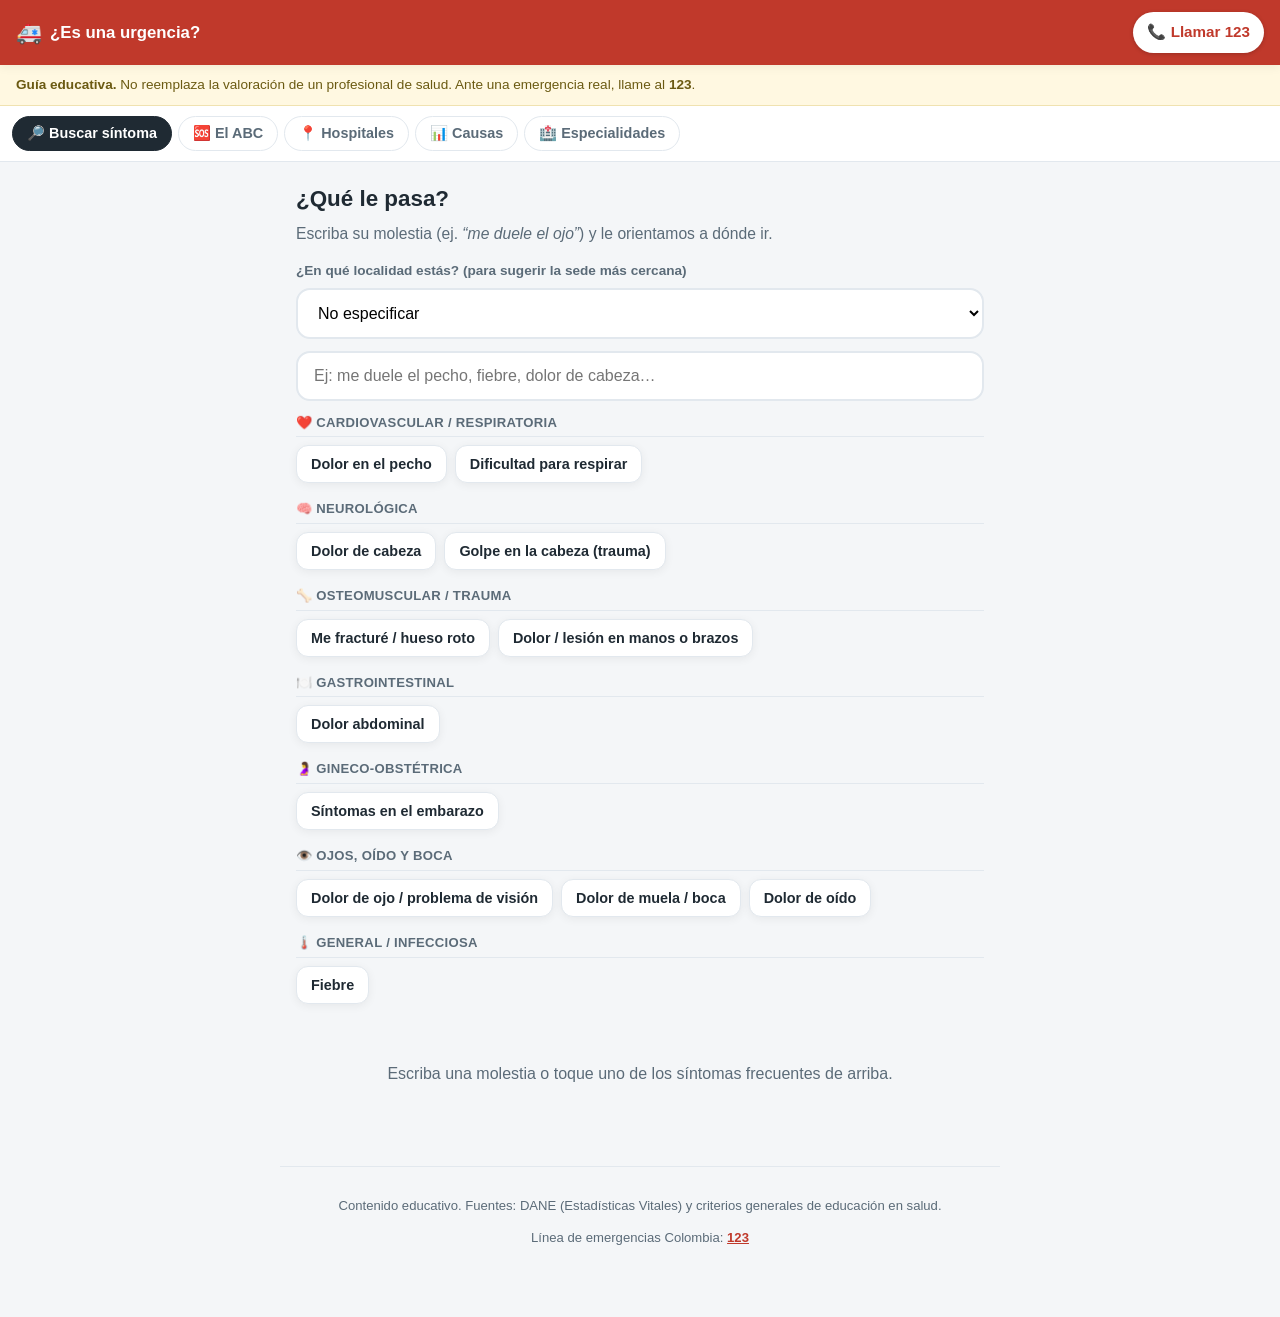
<file: index.html>
<!DOCTYPE html>
<html lang="es-CO">
<head>
  <meta charset="UTF-8" />
  <meta name="viewport" content="width=device-width, initial-scale=1.0" />
  <meta name="description" content="App educativa para identificar cuándo acudir a urgencias en Colombia." />
  <meta name="theme-color" content="#c0392b" />
  <title>¿Es una urgencia? — Guía educativa (Colombia)</title>
  <link rel="stylesheet" href="css/styles.css" />
</head>
<body>
  <!-- Barra superior con acceso directo al 123 -->
  <header class="appbar">
    <div class="appbar__title">
      <span class="appbar__logo" aria-hidden="true">🚑</span>
      <span>¿Es una urgencia?</span>
    </div>
    <a class="btn-123" href="tel:123" aria-label="Llamar al 123, línea de emergencias">
      📞 Llamar 123
    </a>
  </header>

  <!-- Aviso educativo -->
  <div class="disclaimer" role="note">
    <strong>Guía educativa.</strong> No reemplaza la valoración de un profesional de salud.
    Ante una emergencia real, llame al <strong>123</strong>.
  </div>

  <!-- Navegación por pestañas -->
  <nav class="tabs" role="tablist" aria-label="Secciones">
    <button class="tab tab--active" data-tab="buscar" role="tab">🔎 Buscar síntoma</button>
    <button class="tab" data-tab="abc" role="tab">🆘 El ABC</button>
    <button class="tab" data-tab="hospitales" role="tab">📍 Hospitales</button>
    <button class="tab" data-tab="causas" role="tab">📊 Causas</button>
    <button class="tab" data-tab="especialidades" role="tab">🏥 Especialidades</button>
  </nav>

  <main class="content">
    <!-- SECCIÓN: BUSCADOR DE SÍNTOMAS -->
    <section id="tab-buscar" class="panel panel--active" role="tabpanel">
      <h1 class="h1">¿Qué le pasa?</h1>
      <p class="lead">Escriba su molestia (ej. <em>“me duele el ojo”</em>) y le orientamos a dónde ir.</p>
      <div class="search">
        <label class="loc-label" for="user-loc">¿En qué localidad estás? (para sugerir la sede más cercana)</label>
        <select id="user-loc" class="search__input" aria-label="Seleccione su localidad">
          <option value="">No especificar</option>
        </select>
      </div>
      <div class="search" style="margin-top:12px;">
        <input
          id="search-input"
          class="search__input"
          type="search"
          placeholder="Ej: me duele el pecho, fiebre, dolor de cabeza…"
          autocomplete="off"
          aria-label="Describa su síntoma"
        />
      </div>
      <div class="chips" id="chips" aria-label="Síntomas frecuentes"></div>
      <div id="resultados" class="resultados" aria-live="polite"></div>
    </section>

    <!-- SECCIÓN: ABC -->
    <section id="tab-abc" class="panel" role="tabpanel">
      <h1 class="h1">El ABC de una urgencia</h1>
      <p class="lead">
        El <strong>ABC</strong> son las tres cosas que mantienen a una persona con vida.
        Si falla alguna, es una <strong>emergencia</strong>: llame al 123.
      </p>
      <div id="abc-list" class="abc-list"></div>
    </section>

    <!-- SECCIÓN: HOSPITALES (Subred Norte) -->
    <section id="tab-hospitales" class="panel" role="tabpanel">
      <h1 class="h1">¿A dónde ir? — Subred Norte</h1>
      <p class="lead">
        Red pública de la <strong>Subred Integrada de Servicios de Salud Norte E.S.E.</strong>
        Elija su localidad para ver las sedes y cuáles tienen urgencias.
      </p>
      <div class="search">
        <label class="loc-label" for="loc-select">Localidad</label>
        <select id="loc-select" class="search__input" aria-label="Seleccione su localidad">
          <option value="todas">Todas las localidades</option>
        </select>
      </div>
      <div id="hospitales-list" class="hosp-list" aria-live="polite"></div>
    </section>

    <!-- SECCIÓN: CAUSAS DE MORTALIDAD -->
    <section id="tab-causas" class="panel" role="tabpanel">
      <h1 class="h1">Principales causas de muerte en Colombia</h1>
      <p class="lead">
        Según el <strong>DANE</strong> (Estadísticas Vitales). Conozca sus signos de alarma
        para reconocerlas a tiempo.
      </p>
      <div id="causas-list" class="causas-list"></div>
    </section>

    <!-- SECCIÓN: ESPECIALIDADES -->
    <section id="tab-especialidades" class="panel" role="tabpanel">
      <h1 class="h1">¿A qué especialidad acudir?</h1>
      <p class="lead">Orientación general por tipo de molestia.</p>
      <div id="especialidades-list" class="esp-list"></div>
    </section>
  </main>

  <footer class="foot">
    <p>Contenido educativo. Fuentes: DANE (Estadísticas Vitales) y criterios generales de educación en salud.</p>
    <p>Línea de emergencias Colombia: <a href="tel:123"><strong>123</strong></a></p>
  </footer>

  <script src="js/data.js"></script>
  <script src="js/hospitales.js"></script>
  <script src="js/app.js"></script>
</body>
</html>
</file>
<file: css/styles.css>
/* styles.css — Mobile-first. Pensado para migrar a app móvil. */

:root {
  --rojo: #c0392b;
  --naranja: #e67e22;
  --azul: #2980b9;
  --verde: #27ae60;
  --texto: #1f2a33;
  --gris: #5b6b78;
  --fondo: #f4f6f8;
  --tarjeta: #ffffff;
  --borde: #e2e8ee;
  --radio: 14px;
  --sombra: 0 2px 10px rgba(0, 0, 0, 0.06);
}

* { box-sizing: border-box; }

html, body { margin: 0; padding: 0; }

body {
  font-family: -apple-system, "Segoe UI", Roboto, Helvetica, Arial, sans-serif;
  background: var(--fondo);
  color: var(--texto);
  line-height: 1.5;
  -webkit-font-smoothing: antialiased;
  padding-bottom: 40px;
}

/* Barra superior */
.appbar {
  position: sticky;
  top: 0;
  z-index: 10;
  display: flex;
  align-items: center;
  justify-content: space-between;
  gap: 12px;
  padding: 12px 16px;
  background: var(--rojo);
  color: #fff;
  box-shadow: var(--sombra);
}
.appbar__title { display: flex; align-items: center; gap: 8px; font-weight: 700; font-size: 1.05rem; }
.appbar__logo { font-size: 1.3rem; }
.btn-123 {
  background: #fff;
  color: var(--rojo);
  font-weight: 800;
  text-decoration: none;
  padding: 9px 14px;
  border-radius: 999px;
  font-size: 0.95rem;
  white-space: nowrap;
  box-shadow: 0 1px 4px rgba(0,0,0,0.2);
}
.btn-123:active { transform: scale(0.97); }

/* Aviso */
.disclaimer {
  background: #fff8e1;
  border-bottom: 1px solid #f0e2b0;
  color: #6b5a12;
  font-size: 0.85rem;
  padding: 10px 16px;
}

/* Pestañas */
.tabs {
  display: flex;
  gap: 6px;
  overflow-x: auto;
  padding: 10px 12px;
  background: var(--tarjeta);
  border-bottom: 1px solid var(--borde);
  -webkit-overflow-scrolling: touch;
}
.tab {
  flex: 0 0 auto;
  border: 1px solid var(--borde);
  background: #fff;
  color: var(--gris);
  padding: 8px 14px;
  border-radius: 999px;
  font-size: 0.9rem;
  font-weight: 600;
  cursor: pointer;
  white-space: nowrap;
}
.tab--active { background: var(--texto); color: #fff; border-color: var(--texto); }

/* Contenido */
.content { max-width: 720px; margin: 0 auto; padding: 16px; }
.panel { display: none; animation: fade 0.2s ease; }
.panel--active { display: block; }
@keyframes fade { from { opacity: 0; transform: translateY(4px); } to { opacity: 1; transform: none; } }

.h1 { font-size: 1.4rem; margin: 4px 0 6px; }
.lead { color: var(--gris); margin: 0 0 16px; font-size: 0.98rem; }

/* Buscador */
.search__input {
  width: 100%;
  padding: 14px 16px;
  border: 2px solid var(--borde);
  border-radius: var(--radio);
  font-size: 1rem;
  background: #fff;
}
.search__input:focus { outline: none; border-color: var(--azul); }

.chips { margin: 12px 0 18px; }
.chip-grupo { margin-bottom: 16px; }
.chip-grupo__titulo {
  font-size: 0.82rem;
  font-weight: 700;
  color: var(--gris);
  text-transform: uppercase;
  letter-spacing: 0.3px;
  margin: 0 0 8px;
  padding-bottom: 4px;
  border-bottom: 1px solid var(--borde);
}
.chip-grupo__chips { display: flex; flex-wrap: wrap; gap: 8px; }
.chip {
  border: 1px solid var(--borde);
  background: #fff;
  border-radius: 12px;
  padding: 10px 14px;
  font-size: 0.9rem;
  font-weight: 600;
  cursor: pointer;
  color: var(--texto);
  box-shadow: var(--sombra);
}
.chip:active { transform: scale(0.97); }

/* Tarjetas de resultado */
.resultados { display: grid; gap: 12px; }
.card {
  background: var(--tarjeta);
  border: 1px solid var(--borde);
  border-left: 6px solid var(--gris);
  border-radius: var(--radio);
  padding: 14px 16px;
  box-shadow: var(--sombra);
}
.card__head { display: flex; align-items: center; justify-content: space-between; gap: 10px; flex-wrap: wrap; }
.card__title { font-size: 1.1rem; font-weight: 700; margin: 0; }
.badge {
  color: #fff;
  font-size: 0.78rem;
  font-weight: 700;
  padding: 4px 10px;
  border-radius: 999px;
  white-space: nowrap;
}
.card__adonde { margin: 8px 0; font-weight: 600; }
.card__meta { font-size: 0.9rem; color: var(--gris); }
.card__nivelmsg { font-size: 0.9rem; margin: 8px 0 0; color: var(--texto); }

.alarma-titulo { font-weight: 700; font-size: 0.9rem; margin: 12px 0 6px; color: var(--rojo); }
.alarma-lista { margin: 0; padding-left: 18px; font-size: 0.9rem; }
.alarma-lista li { margin-bottom: 4px; }

.empty { color: var(--gris); text-align: center; padding: 24px; }

/* ABC */
.abc-list { display: grid; gap: 14px; }
.abc-card {
  background: var(--tarjeta);
  border: 1px solid var(--borde);
  border-radius: var(--radio);
  padding: 14px 16px;
  box-shadow: var(--sombra);
}
.abc-card__head { display: flex; align-items: center; gap: 12px; }
.abc-letra {
  background: var(--rojo);
  color: #fff;
  font-weight: 800;
  width: 40px; height: 40px;
  border-radius: 10px;
  display: grid; place-items: center;
  font-size: 1.3rem;
  flex: 0 0 auto;
}
.abc-card__nombre { font-weight: 700; }
.abc-card__pregunta { font-style: italic; color: var(--gris); margin: 8px 0; }

/* Causas */
.causas-list { display: grid; gap: 12px; }
.causa {
  background: var(--tarjeta);
  border: 1px solid var(--borde);
  border-radius: var(--radio);
  box-shadow: var(--sombra);
  overflow: hidden;
}
.causa__head {
  display: flex; align-items: center; gap: 10px;
  padding: 12px 14px; cursor: pointer; user-select: none;
}
.causa__puesto {
  background: var(--texto); color: #fff; font-weight: 800;
  width: 28px; height: 28px; border-radius: 8px;
  display: grid; place-items: center; font-size: 0.9rem; flex: 0 0 auto;
}
.causa__nombre { font-weight: 700; flex: 1; font-size: 0.98rem; }
.causa__toggle { color: var(--gris); font-size: 1.2rem; }
.causa__body { padding: 0 14px 14px; border-top: 1px solid var(--borde); display: none; }
.causa--open .causa__body { display: block; }
.causa__quees { color: var(--gris); font-size: 0.92rem; margin: 10px 0; }
.causa__nota { background: #f0f6ff; border-radius: 10px; padding: 8px 10px; font-size: 0.85rem; margin-top: 10px; }

/* Especialidades */
.esp-list { display: grid; gap: 10px; }
.esp {
  background: var(--tarjeta);
  border: 1px solid var(--borde);
  border-radius: var(--radio);
  padding: 12px 14px;
  box-shadow: var(--sombra);
}
.esp__nombre { font-weight: 700; margin-bottom: 4px; }
.esp__motivo { color: var(--gris); font-size: 0.9rem; }

/* Hospitales */
.loc-label { display: block; font-size: 0.85rem; color: var(--gris); margin-bottom: 6px; font-weight: 600; }
.hosp-list { display: grid; gap: 12px; margin-top: 14px; }
.hosp__acciones { display: flex; gap: 8px; margin-top: 12px; flex-wrap: wrap; }
.hosp__btn {
  flex: 1 1 auto;
  text-align: center;
  text-decoration: none;
  background: var(--rojo);
  color: #fff;
  font-weight: 700;
  padding: 10px 12px;
  border-radius: 10px;
  font-size: 0.9rem;
  min-width: 120px;
}
.hosp__btn--ghost { background: #fff; color: var(--azul); border: 1px solid var(--azul); }
.hosp__btn:active { transform: scale(0.98); }

/* Sede sugerida dentro del resultado de síntoma */
.sede-sugerida {
  margin-top: 12px;
  padding: 10px 12px;
  background: #f0f6ff;
  border: 1px solid #d4e5fb;
  border-radius: 10px;
  font-size: 0.9rem;
}
.sede-sugerida__titulo { font-weight: 700; margin: 0 0 6px; color: var(--azul); }
.sede-sugerida__item {
  display: flex; align-items: flex-start; justify-content: space-between; gap: 8px;
  padding: 6px 0; border-top: 1px dashed #d4e5fb; font-size: 0.88rem;
}
.sede-sugerida__item:first-of-type { border-top: none; }
.hosp__link { text-decoration: none; font-size: 1.1rem; flex: 0 0 auto; }
.tag-cerca {
  display: inline-block;
  background: var(--verde);
  color: #fff;
  font-size: 0.7rem;
  font-weight: 700;
  padding: 2px 6px;
  border-radius: 6px;
  vertical-align: middle;
}
.tag-check {
  display: inline-block;
  background: #fff3cd;
  color: #7a5c00;
  font-size: 0.7rem;
  font-weight: 700;
  padding: 2px 6px;
  border-radius: 6px;
  vertical-align: middle;
}

/* Pie */
.foot {
  max-width: 720px; margin: 24px auto 0; padding: 16px;
  color: var(--gris); font-size: 0.82rem; text-align: center;
  border-top: 1px solid var(--borde);
}
.foot a { color: var(--rojo); }

@media (min-width: 560px) {
  .resultados, .causas-list { grid-template-columns: 1fr; }
}
</file>
